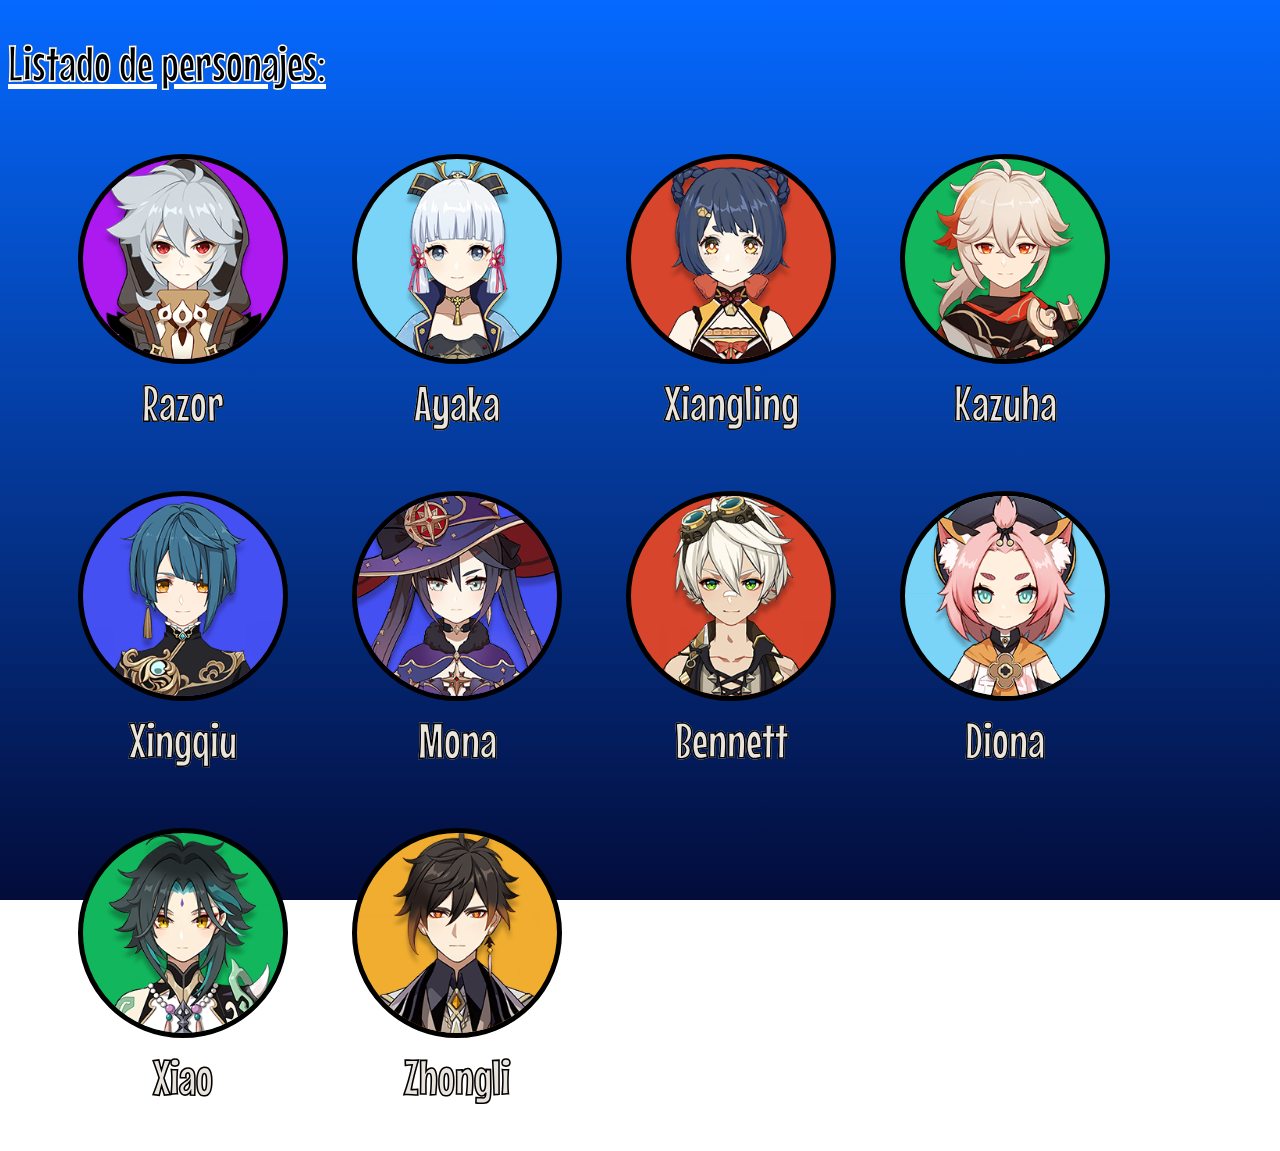
<file: index.html>
<!DOCTYPE html>
<html>
<head>
	<meta charset="utf-8">
	<meta name="viewport" content="width=device-width, initial-scale=1">
	<title>Guías de Genshin Impact</title>
	<link rel="icon" href="razor.ico">
	<link rel="stylesheet" type="text/css" href="style.css">
	<!--<link rel="stylesheet" type="text/css" href="./fonts/MouseMemoirs-Regular.ttf">-->
	<!--<link rel="stylesheet" type="text/css" href="normalize.css">-->
</head>
<body>
	<div class="main-page">
		<h1 class="main-page__header"><b>Listado de personajes:</b></h1>
			<figure class="character-screen">
				<a href="characters/razor.html" class = "charName">
				<img src="characters/icons/razor.jpg" class="charIcon charIcon-electro" alt="Razor">
					<figcaption>Razor</figcaption></a>
				<a href="characters/ayaka.html" class = "charName">
				<img src="characters/icons/ayaka.jpg" class="charIcon charIcon-cryo" alt="Ayaka">
					<figcaption>Ayaka</figcaption></a>
				<a href="characters/xiangling.html" class = "charName">
				<img src="characters/icons/xiangling.jpg" class="charIcon charIcon-pyro" alt="Xiangling">
					<figcaption>Xiangling</figcaption></a>
				<a href="characters/kazuha.html" class = "charName">
				<img src="characters/icons/kazuha.jpg" class="charIcon charIcon-anemo" alt="Kazuha">
					<figcaption>Kazuha</figcaption></a>
				<a href="characters/xingqiu.html" class = "charName">
				<img src="characters/icons/xingqiu.jpg" class="charIcon charIcon-hydro" alt="Xingqiu">
					<figcaption>Xingqiu</figcaption></a>					
				<a href="characters/mona.html" class = "charName">
				<img src="characters/icons/mona.jpg" class="charIcon charIcon-hydro" alt="Mona">
					<figcaption>Mona</figcaption></a>
				<a href="characters/bennett.html" class = "charName">
				<img src="characters/icons/bennett.jpg" class="charIcon charIcon-pyro" alt="Bennett">
					<figcaption>Bennett</figcaption></a>
				<a href="characters/diona.html" class = "charName">
				<img src="characters/icons/diona.jpg" class="charIcon charIcon-cryo" alt="Diona">
					<figcaption>Diona</figcaption></a>
				<a href="characters/xiao.html" class = "charName">
				<img src="characters/icons/xiao.jpg" class="charIcon charIcon-anemo" alt="Xiao">
					<figcaption>Xiao</figcaption></a>
				<a href="characters/zhongli.html" class = "charName">
				<img src="characters/icons/zhongli.jpg" class="charIcon charIcon-geo" alt="Zhongli">
					<figcaption>Zhongli</figcaption></a>
			</figure>
	</div>
</body>
</html>
</file>
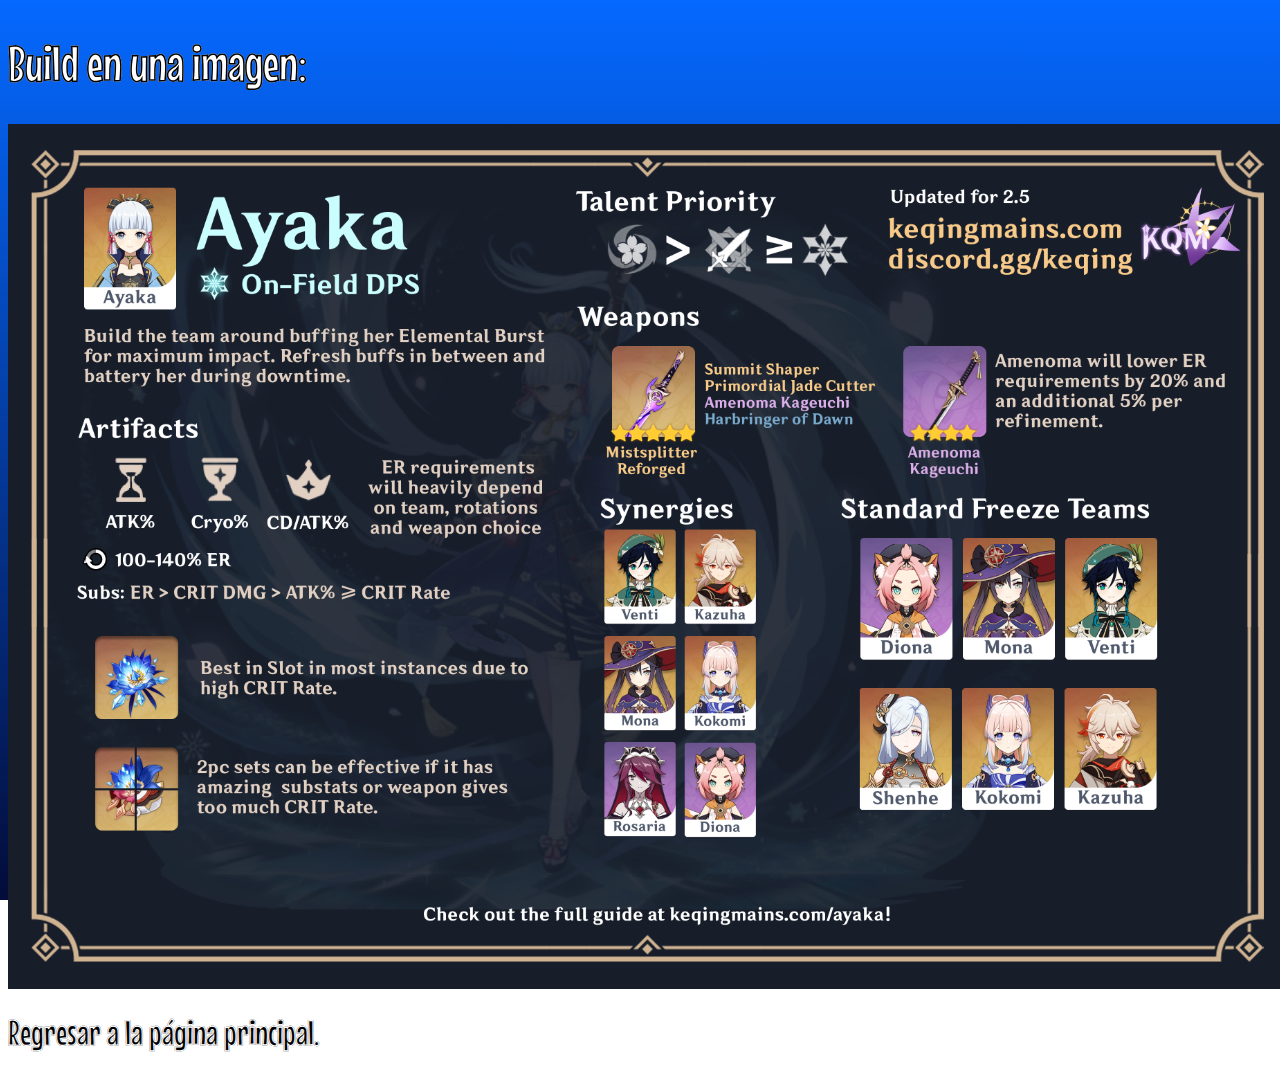
<file: characters/ayaka.html>
<!DOCTYPE html>
<html>
	<head>
		<meta charset="utf-8">
		<meta name="viewport" content="width=device-width, initial-scale=1">
		<title>Ayaka</title>
		<link rel="stylesheet" type="text/css" href="../style.css">
	</head>
	<body>
		<h1 class="character-build">Build en una imagen:</h1>
		<img src="builds/Ayaka.png" alt="Ayaka" width = "1280px">
		<h3>
			<a class="return-index" href="../index.html">Regresar a la página principal.</a>
		</h3>
	</body>
</html>
</file>
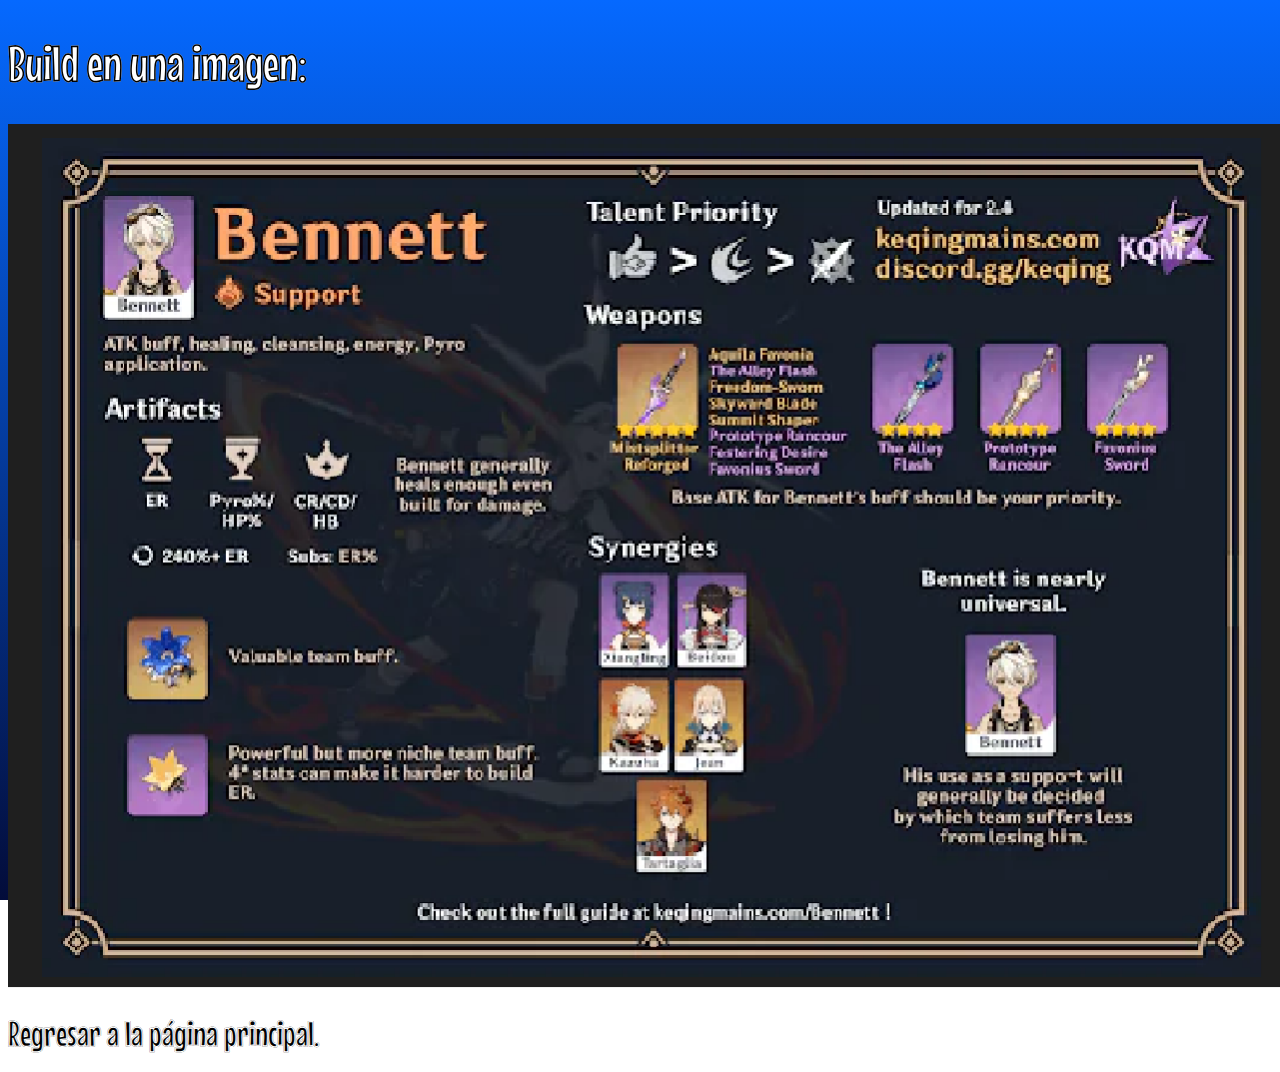
<file: characters/bennett.html>
<!DOCTYPE html>
<html>
	<head>
		<meta charset="utf-8">
		<meta name="viewport" content="width=device-width, initial-scale=1">
		<title>Bennett</title>
		<link rel="stylesheet" type="text/css" href="../style.css">
	</head>
	<body>
		<h1 class="character-build">Build en una imagen:</h1>
		<img src="builds/Bennett.png" alt="Bennett" width = "1280px">
		<h3>
			<a class="return-index" href="../index.html">Regresar a la página principal.</a>
		</h3>
	</body>
</html>
</file>
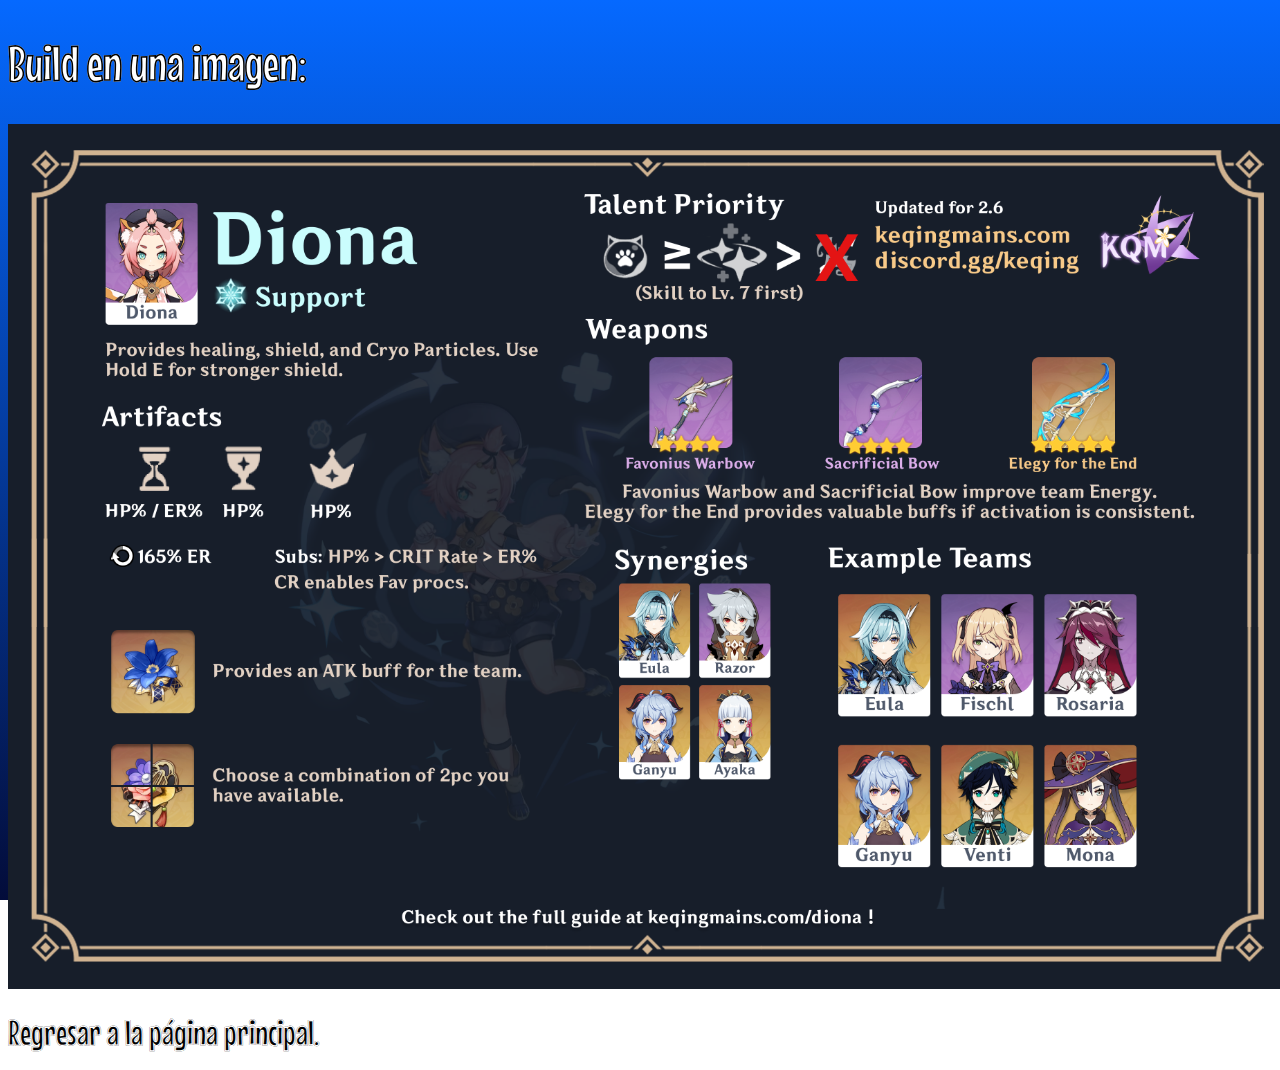
<file: characters/diona.html>
<!DOCTYPE html>
<html>
	<head>
		<meta charset="utf-8">
		<meta name="viewport" content="width=device-width, initial-scale=1">
		<title>Diona</title>
		<link rel="stylesheet" type="text/css" href="../style.css">
	</head>
	<body>
		<h1 class="character-build">Build en una imagen:</h1>
		<img src="builds/Diona.png" alt="Diona" width = "1280px">
		<h3>
			<a class="return-index" href="../index.html">Regresar a la página principal.</a>
		</h3>
	</body>
</html>
</file>
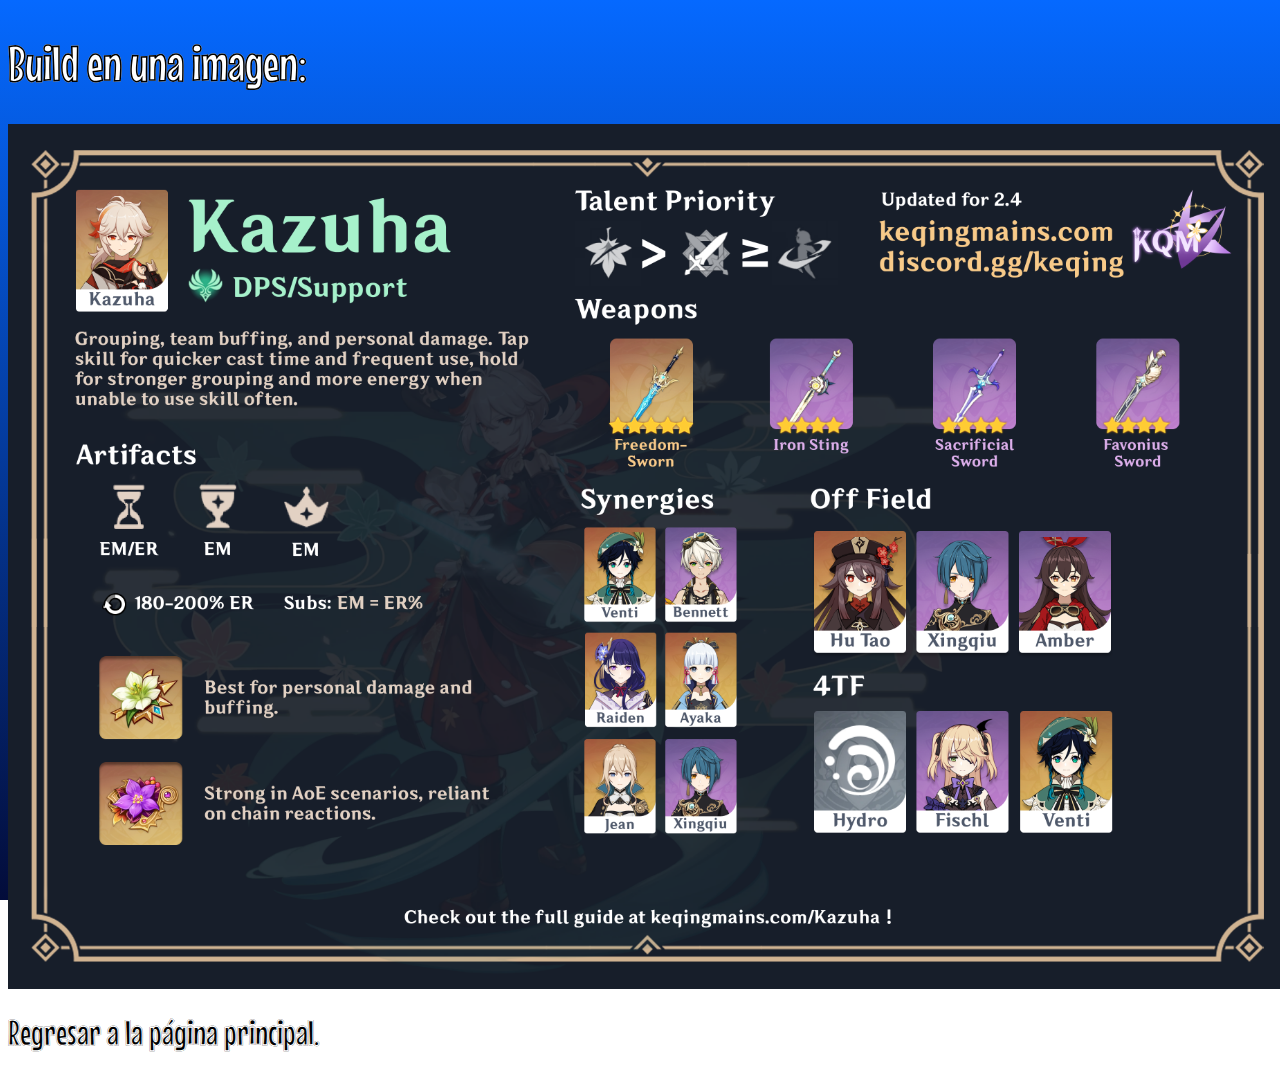
<file: characters/kazuha.html>
<!DOCTYPE html>
<html>
	<head>
		<meta charset="utf-8">
		<meta name="viewport" content="width=device-width, initial-scale=1">
		<title>Kazuha</title>
		<link rel="stylesheet" type="text/css" href="../style.css">
	</head>
	<body>
		<h1 class="character-build">Build en una imagen:</h1>
		<img src="builds/Kazuha.png" alt="Kazuha" width = "1280px">
		<h3>
			<a class="return-index" href="../index.html">Regresar a la página principal.</a>
		</h3>
	</body>
</html>
</file>
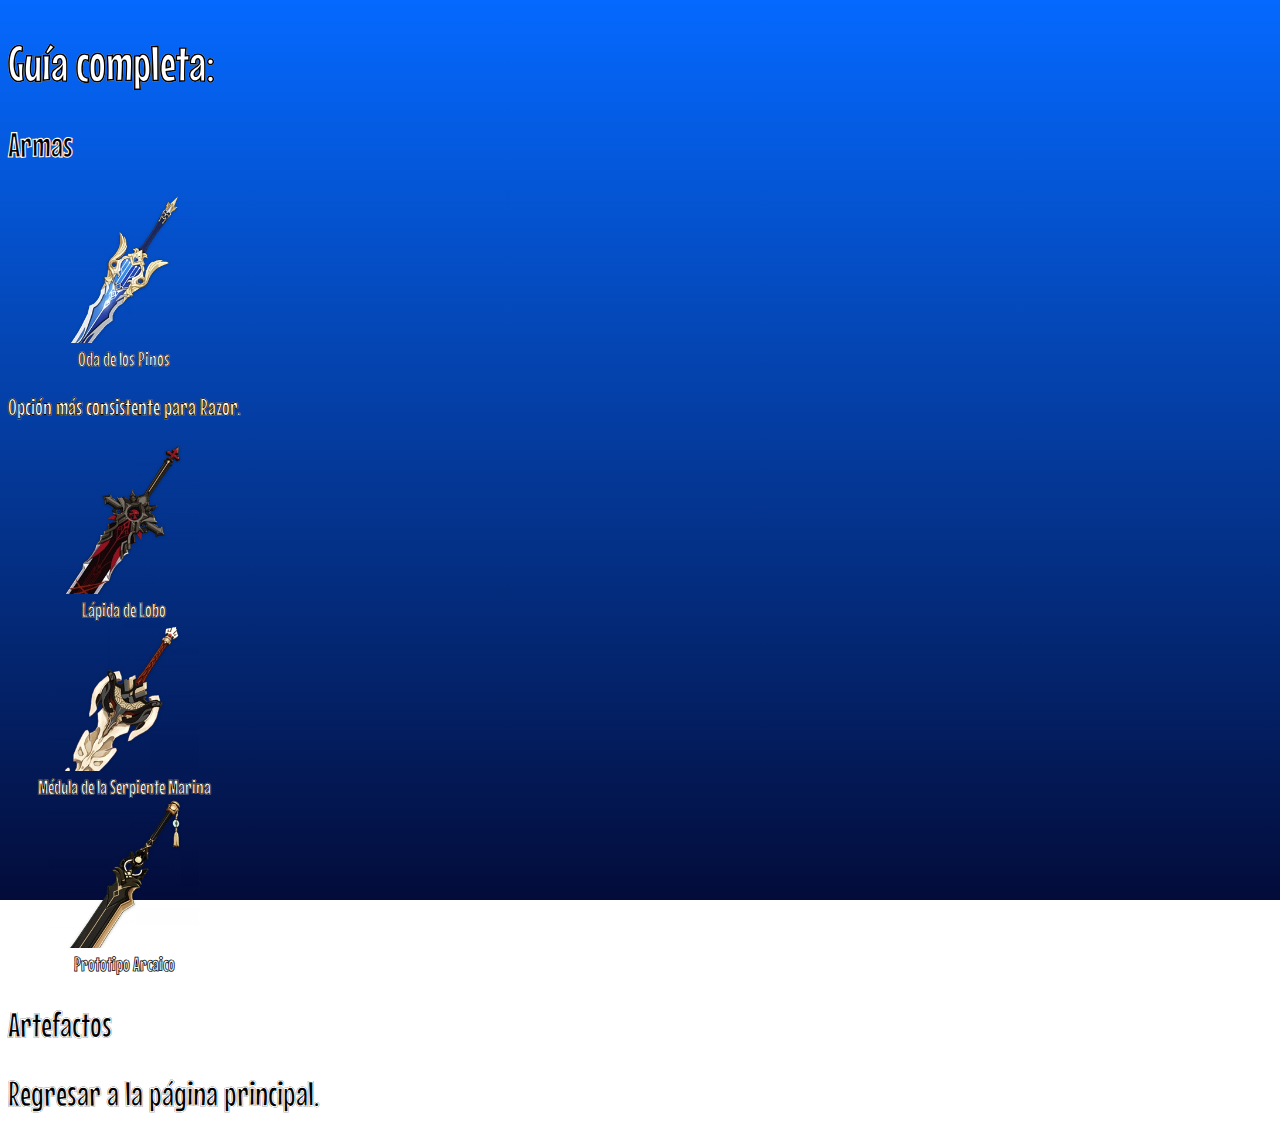
<file: characters/razor.html>
<!DOCTYPE html>
<html>
	<head>
		<meta charset="utf-8">
		<meta name="viewport" content="width=device-width, initial-scale=1">
		<title>Razor</title>
		<link rel="stylesheet" type="text/css" href="../style.css">
	</head>
	<body>
		<h1 class="character-build">Guía completa:</h1>
		<h2 class="apartados-build">Armas</h2>
		<list class="weapon-name">
			<img src="../weapons/Oda de los Pinos.png" class="weapon-image">
				<figcaption>Oda de los Pinos</figcaption>
					<h3>Opción más consistente para Razor.</h3>
			<img src="../weapons/Lápida de Lobo.png" class="weapon-image">
				<figcaption>Lápida de Lobo</figcaption>
			<img src="../weapons/Médula de la Serpiente Marina.png" class="weapon-image">
				<figcaption>Médula de la Serpiente Marina</figcaption>
			<img src="../weapons/Prototipo Arcaico.png" class="weapon-image">
				<figcaption>Prototipo Arcaico</figcaption>
		</list>
		<h2 class="apartados-build">Artefactos</h2>
		<h3>
			<a class="return-index" href="../index.html">Regresar a la página principal.</a>
		</h3>
	</body>
</html>
</file>
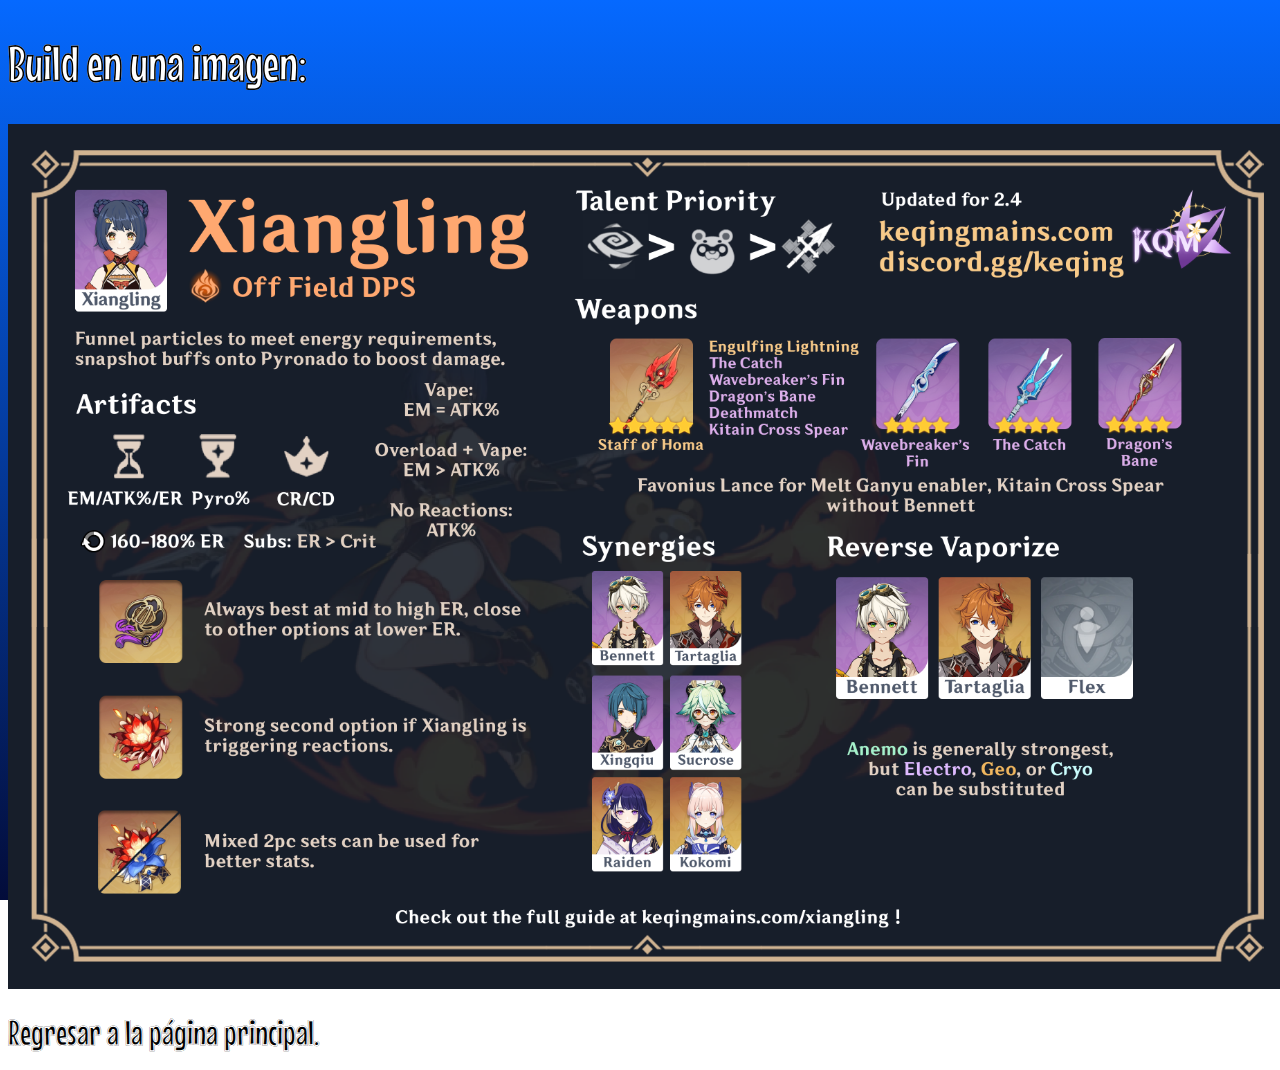
<file: characters/xiangling.html>
<!DOCTYPE html>
<html>
	<head>
		<meta charset="utf-8">
		<meta name="viewport" content="width=device-width, initial-scale=1">
		<title>Xiangling</title>
		<link rel="stylesheet" type="text/css" href="../style.css">
	</head>
	<body>
		<h1 class="character-build">Build en una imagen:</h1>
		<img src="builds/Xiangling.png" alt="Xiangling" width = "1280px">
		<h3>
			<a class="return-index" href="../index.html">Regresar a la página principal.</a>
		</h3>
	</body>
</html>
</file>
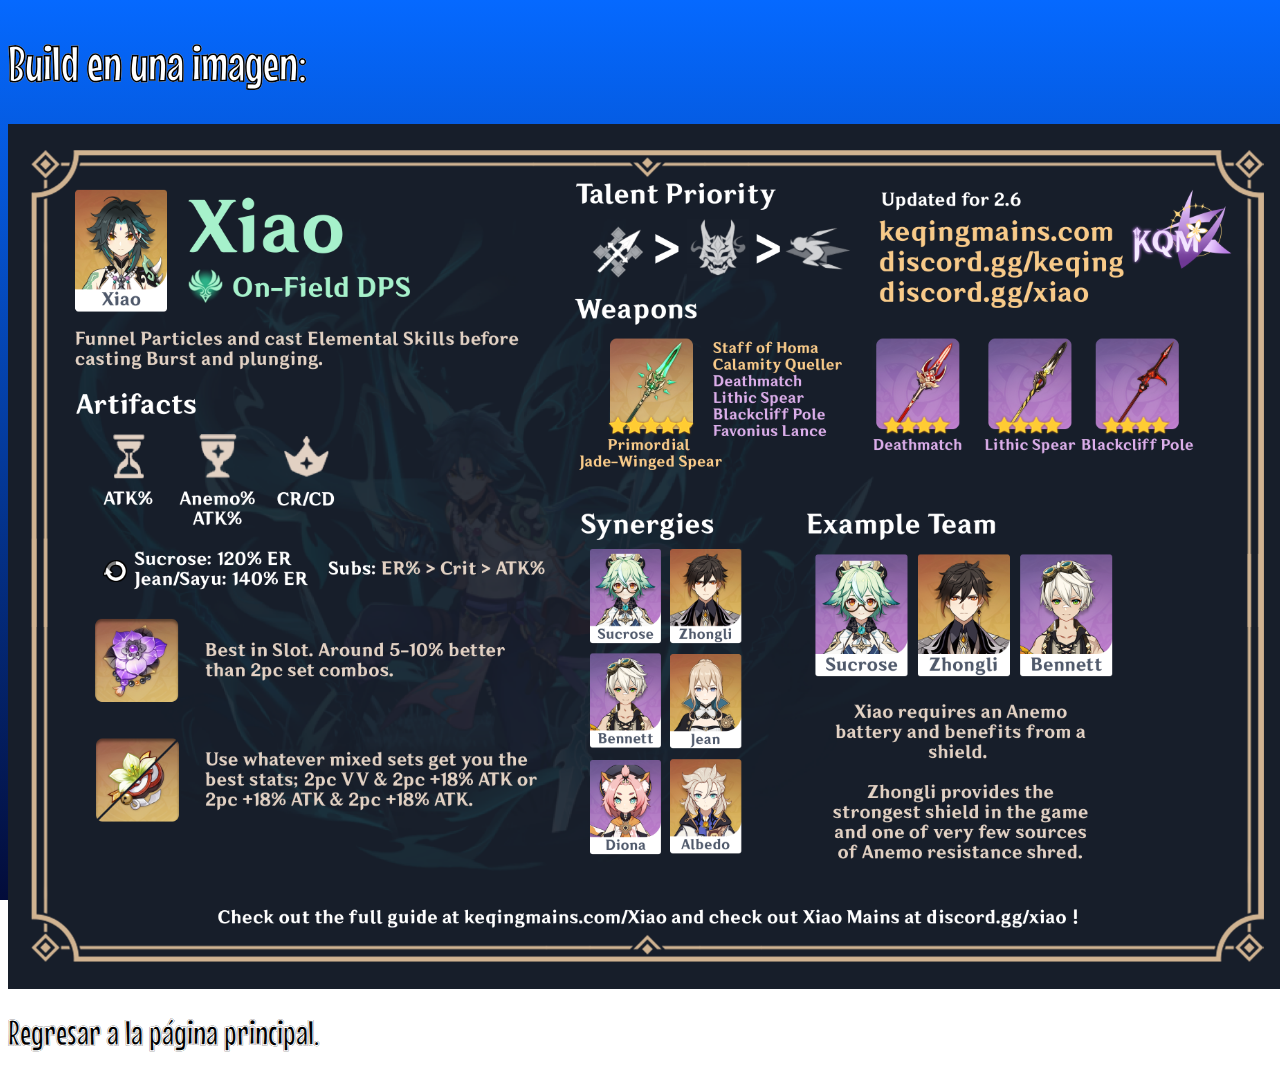
<file: characters/Xiao.html>
<!DOCTYPE html>
<html>
	<head>
		<meta charset="utf-8">
		<meta name="viewport" content="width=device-width, initial-scale=1">
		<title>Xiao</title>
		<link rel="stylesheet" type="text/css" href="../style.css">
	</head>
	<body>
		<h1 class="character-build">Build en una imagen:</h1>
		<img src="builds/Xiao.png" alt="Xiao" width = "1280px">
		<h3>
			<a class="return-index" href="../index.html">Regresar a la página principal.</a>
		</h3>
	</body>
</html>
</file>
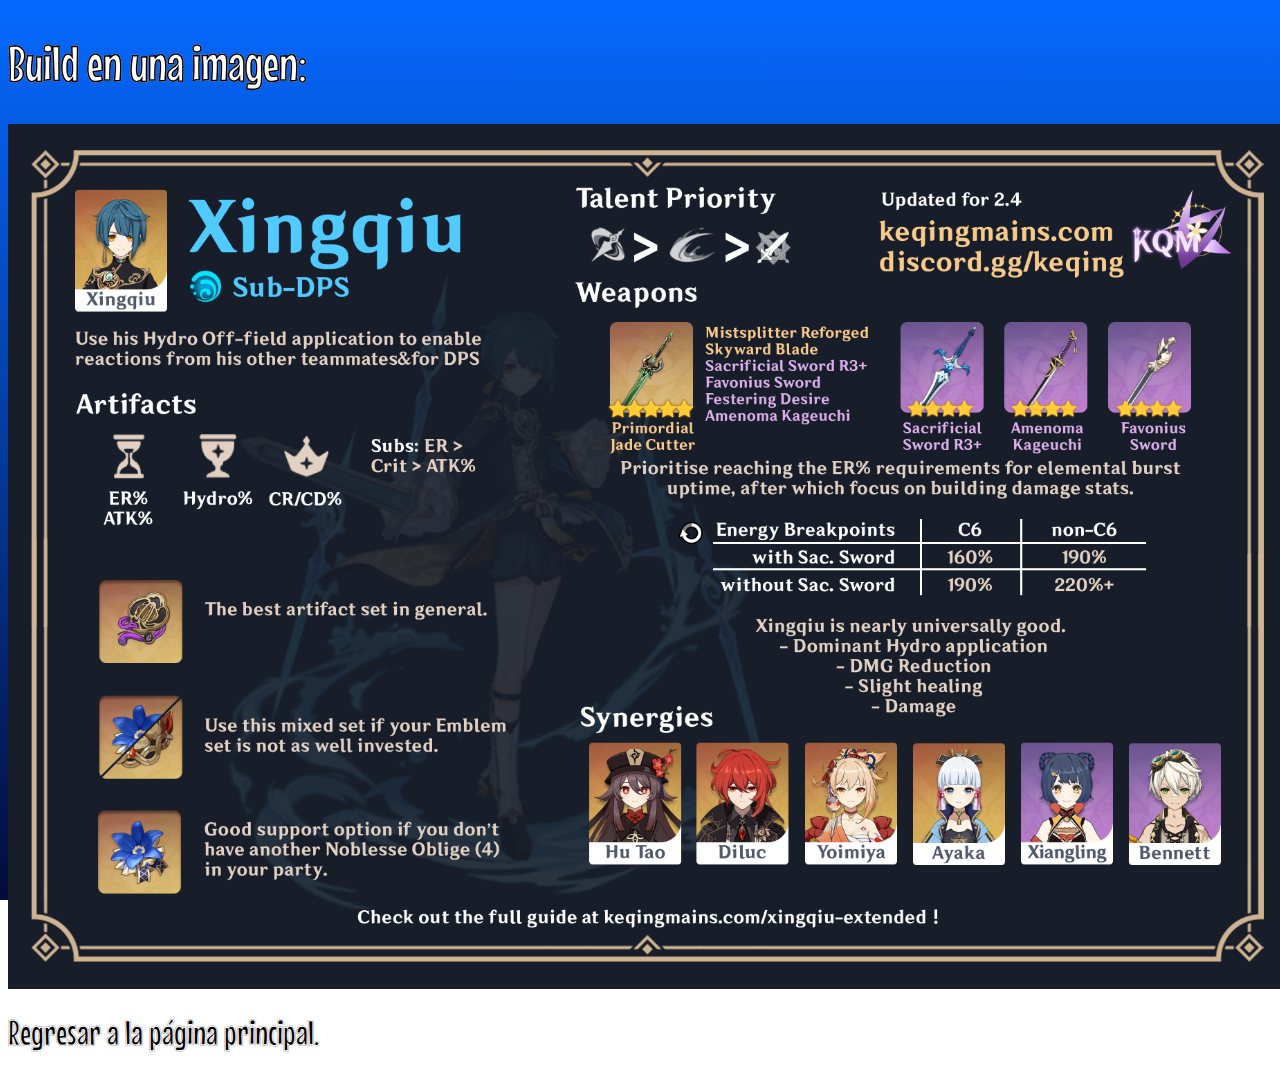
<file: characters/xingqiu.html>
<!DOCTYPE html>
<html>
	<head>
		<meta charset="utf-8">
		<meta name="viewport" content="width=device-width, initial-scale=1">
		<title>Xingqiu</title>
		<link rel="stylesheet" type="text/css" href="../style.css">
	</head>
	<body>
		<h1 class="character-build">Build en una imagen:</h1>
		<img src="builds/Xingqiu.png" alt="Xingqiu" width = "1280px">
		<h3>
			<a class="return-index" href="../index.html">Regresar a la página principal.</a>
		</h3>
	</body>
</html>
</file>
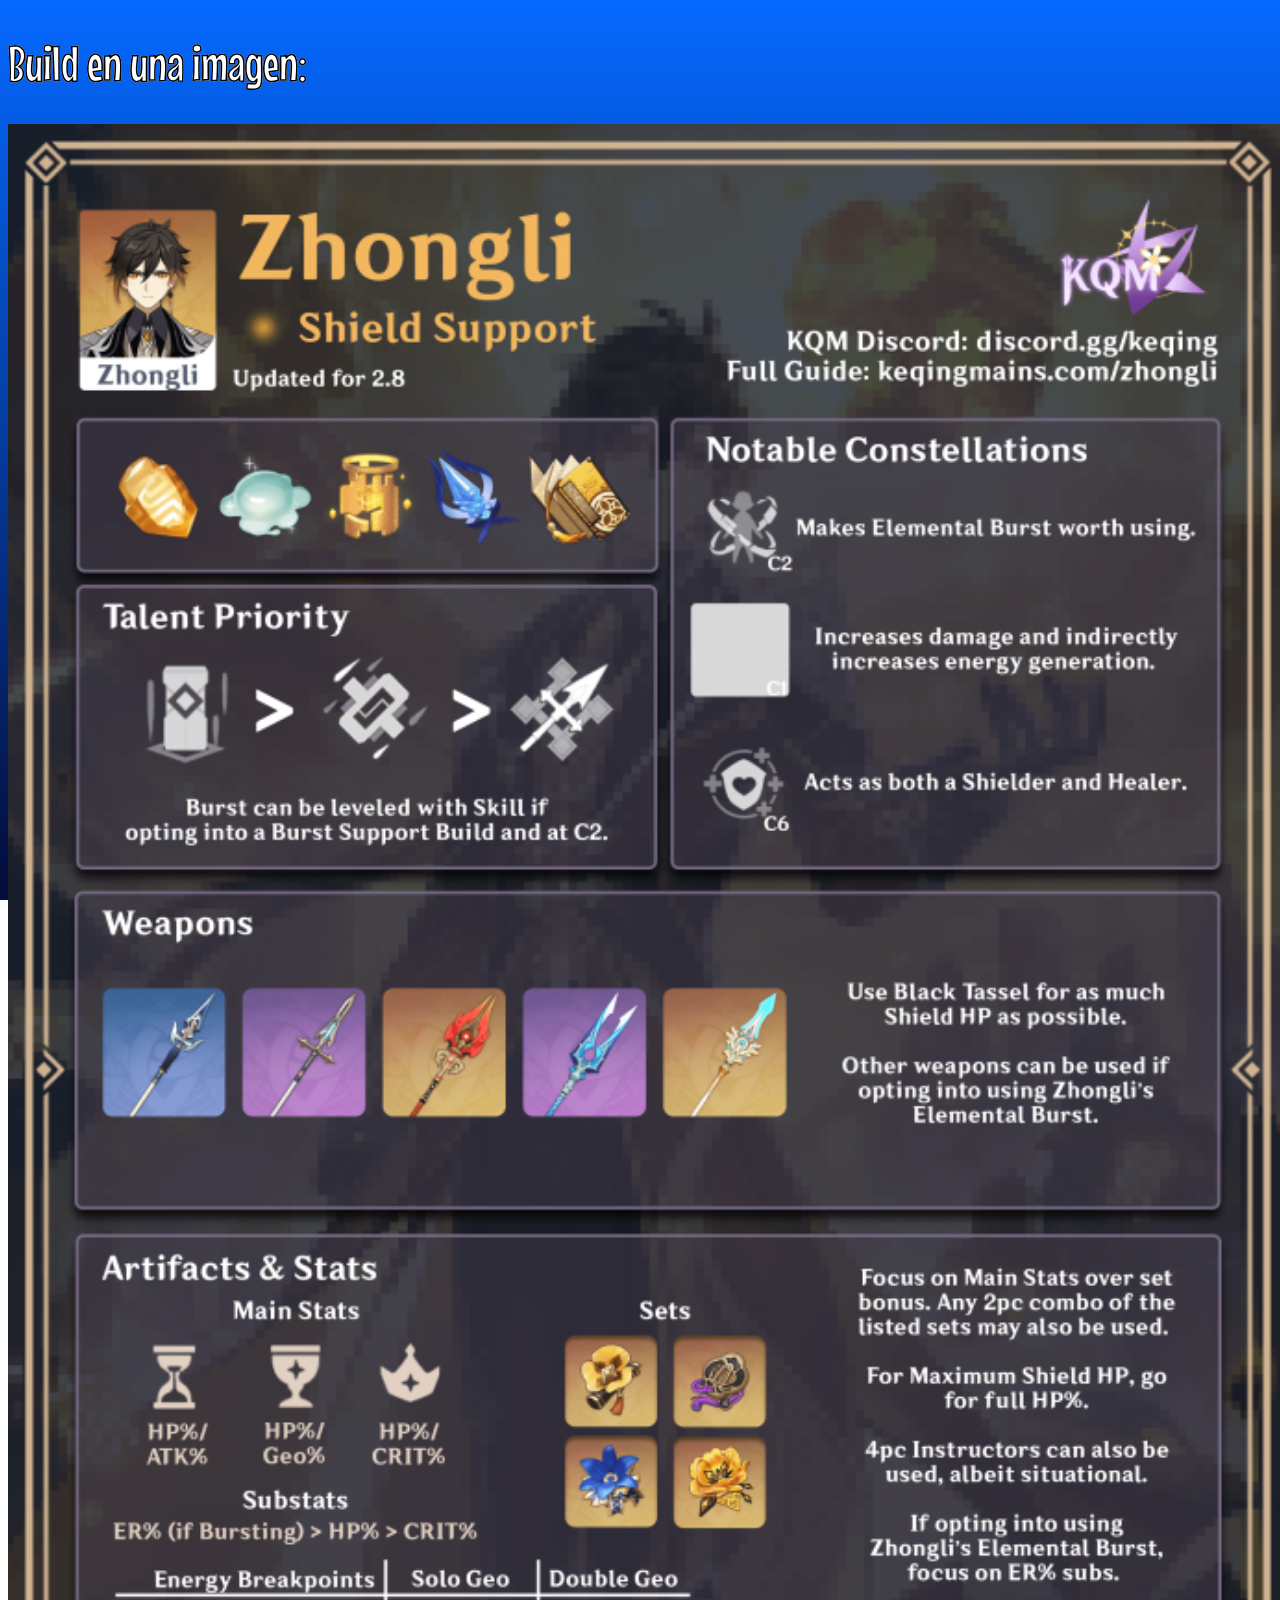
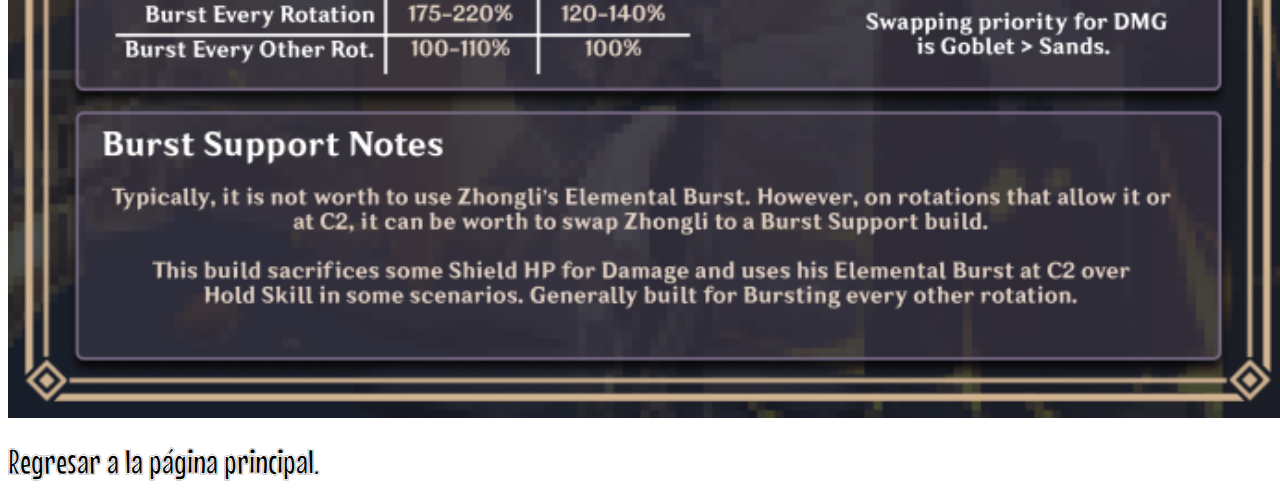
<file: characters/zhongli.html>
<!DOCTYPE html>
<html>
	<head>
		<meta charset="utf-8">
		<meta name="viewport" content="width=device-width, initial-scale=1">
		<title>Zhongli</title>
		<link rel="stylesheet" type="text/css" href="../style.css">
	</head>
	<body>
		<h1 class="character-build">Build en una imagen:</h1>
		<img src="builds/Zhongli.png" alt="Zhongli" width = "1280px">
		<h3>
			<a class="return-index" href="../index.html">Regresar a la página principal.</a>
		</h3>
	</body>
</html>
</file>
<file: style.css>
@font-face {
    font-family: Mouse Memoirs;
    src: url(fonts/MouseMemoirs-Regular.ttf);
}

body {
    background-image: linear-gradient(rgb(5, 105, 255), rgb(3, 12, 58));
    background-repeat: no-repeat;
    background-attachment: fixed;
    background-size: 100% 100%;
}
.main-page__header {
    font-family: Mouse Memoirs, serif;
    text-decoration:underline;
    font-size: 50px;
    color: #000000;
    -webkit-text-stroke-width: 0.000000000000000001em;
    -webkit-text-stroke-color: #ffffff;
}

.character-screen {
    /*vertical-align: top;
    display: inline-block;
    text-align: center;
    padding: 0 4px;
    margin: 20px;*/
    display: block;
}

.charIcon {
    /*border-style: solid;
    border-radius: 50%;
    border-color: black;
    border-width: 5px;
    width: 100%;
    object-fit: cover;
    object-position: bottom;*/
    border-style: solid;
    border-radius: 50%;
    border-color: black;
    border-width: 5px;
    width: 200px;
}

.weapon-image {
    width: 150px;
}
.weapon-name {
    font-family: Mouse Memoirs, serif;
    font-size: 20px;
    color: rgb(252, 252, 252);
    -webkit-text-stroke-width: 0.000000000000000001em;
    -webkit-text-stroke-color: #000000;
    text-decoration:none;
    font-weight: bold;
    display:inline-block;
    text-align: center;
}

.weapon-description {
    font-size: 50px;
    text-align: right;
}

.charName {
    font-family: Mouse Memoirs, serif;
    font-size: 50px;
    color: rgb(233, 228, 221);
    -webkit-text-stroke-width: 0.000000000000000001em;
    -webkit-text-stroke-color: #000000;
    text-decoration:none;
    font-weight: bold;
    display: inline-block;
    text-align: center;
    margin: 30px;
}

.charIcon-electro {
    background-color: #ac1af0;
}

.charIcon-cryo {
    background-color: #7ad4f8;
}

.charIcon-hydro {
    background-color: #4550f3;
}

.charIcon-pyro {
    background-color: #d6452c;
}

.charIcon-anemo {
    background-color: #12b65c;
}

.charIcon-geo {
    background-color: #f0ad30
}

.charIcon-dendro {
    background-color: #aff08a;
}

.character-build {
    font-family: Mouse Memoirs, serif;
    font-size: 50px;
    color: white;
    -webkit-text-stroke-width: 0.000000000000000001em;
    -webkit-text-stroke-color: #000000;
}

.build-image {
    width: 100%;
    object-fit: cover;
    object-position: bottom;
}

.apartados-build {
    text-decoration: none;
    font-family: Mouse Memoirs, serif;
    font-size: 35px;
    color: black;
    -webkit-text-stroke-width: 0.000000000000000001em;
    -webkit-text-stroke-color: #ffffff;
}

.return-index {
    text-decoration: none;
    font-family: Mouse Memoirs, serif;
    font-size: 35px;
    color: black;
    -webkit-text-stroke-width: 0.000000000000000001em;
    -webkit-text-stroke-color: #ffffff;
}
</file>
